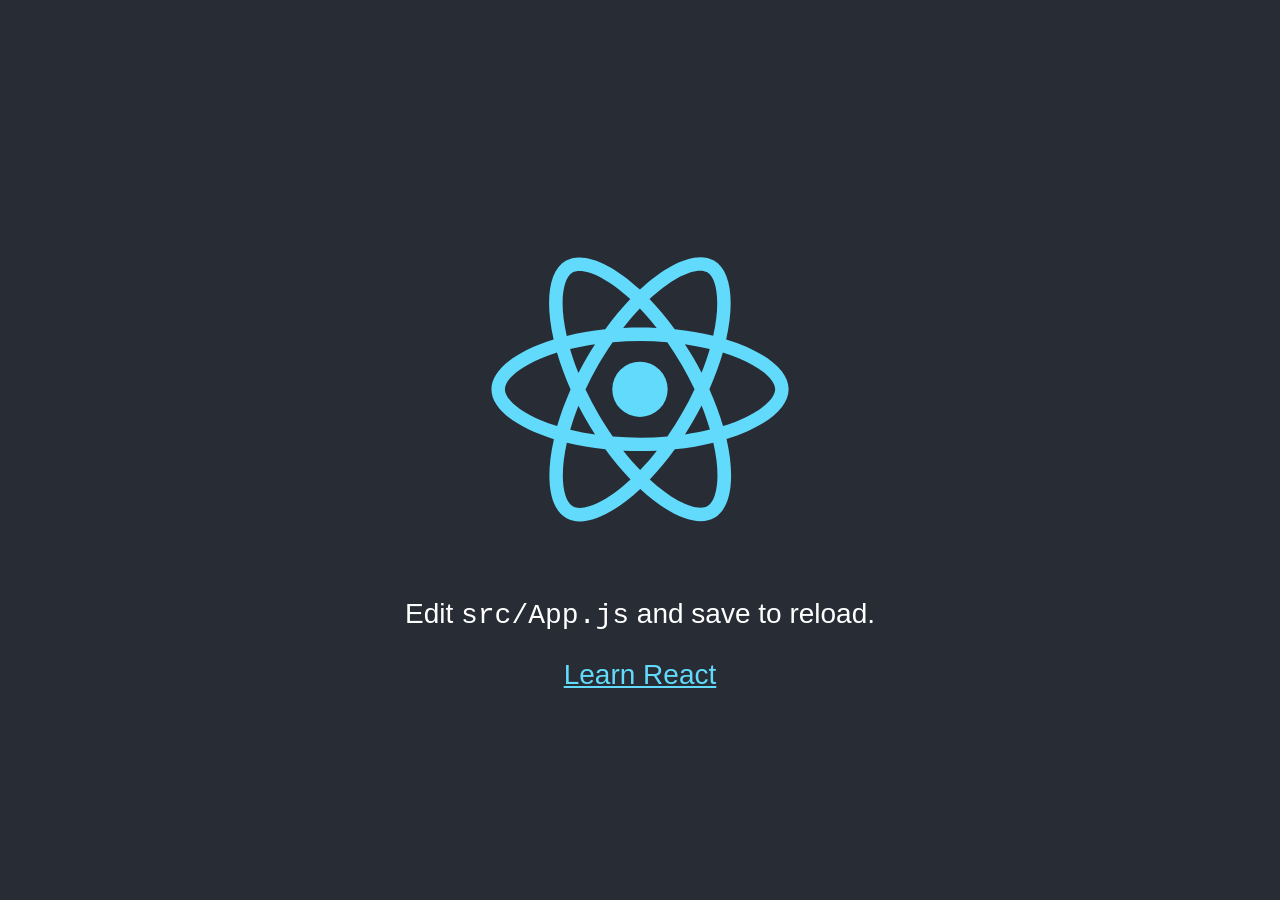
<file: index.html>
<!doctype html><html lang="en"><head><meta charset="utf-8"/><link rel="icon" href="/favicon.ico"/><meta name="viewport" content="width=device-width,initial-scale=1"/><meta name="theme-color" content="#000000"/><meta name="description" content="Web site created using create-react-app"/><link rel="apple-touch-icon" href="/logo192.png"/><link rel="manifest" href="/manifest.json"/><title>React App</title><script defer="defer" src="/static/js/main.d0afa919.js"></script><link href="/static/css/main.f855e6bc.css" rel="stylesheet"></head><body><noscript>You need to enable JavaScript to run this app.</noscript><div id="root"></div></body></html>
</file>
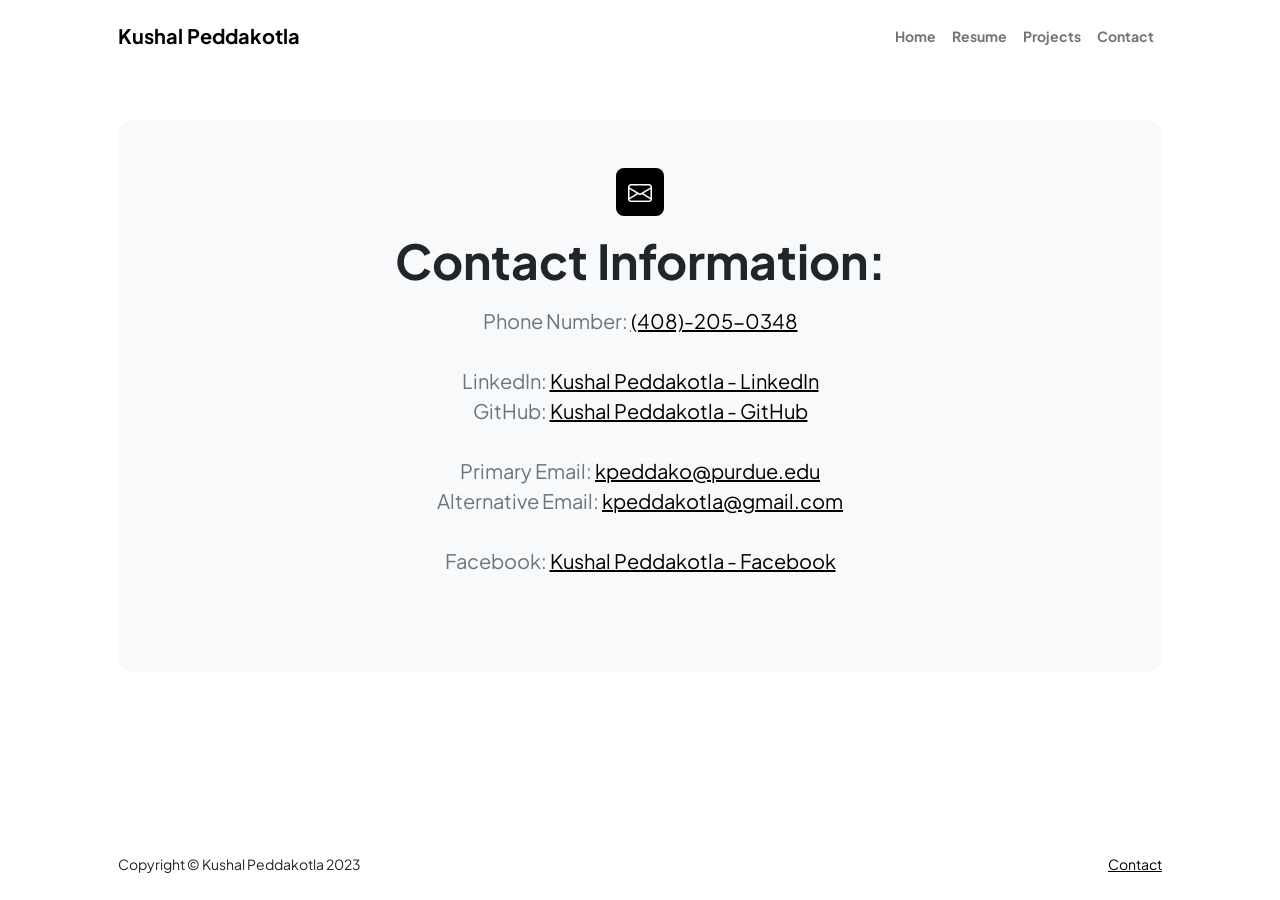
<file: contact.html>
<!DOCTYPE html>
<html lang="en">
    <head>
        <meta charset="utf-8" />
        <meta name="viewport" content="width=device-width, initial-scale=1, shrink-to-fit=no" />
        <meta name="description" content />
        <meta name="author" content />
        <title>Kushal Peddakotla - CONTACT ME</title>
        <!-- Favicon-->
        <link rel="icon" type="image/x-icon" href="/assets/KPIcon.PNG" />
        <!-- Custom Google font-->
        <link rel="preconnect" href="https://fonts.googleapis.com" />
        <link rel="preconnect" href="https://fonts.gstatic.com" crossorigin />
        <link href="https://fonts.googleapis.com/css2?family=Plus+Jakarta+Sans:wght@100;200;300;400;500;600;700;800;900&amp;display=swap" rel="stylesheet" />
        <!-- Bootstrap icons-->
        <link href="https://cdn.jsdelivr.net/npm/bootstrap-icons@1.8.1/font/bootstrap-icons.css" rel="stylesheet" />
        <!-- Core theme CSS (includes Bootstrap)-->
        <link href="css/styles.css" rel="stylesheet" />
    </head>
    <body class="d-flex flex-column">
        <main class="flex-shrink-0">
            <!-- Navigation-->
            <nav class="navbar navbar-expand-lg navbar-light bg-white py-3">
                <div class="container px-5">
                    <a class="navbar-brand" href="index.html"><span class="fw-bolder text-black">Kushal Peddakotla</span></a>
                    <button class="navbar-toggler" type="button" data-bs-toggle="collapse" data-bs-target="#navbarSupportedContent" aria-controls="navbarSupportedContent" aria-expanded="false" aria-label="Toggle navigation"><span class="navbar-toggler-icon"></span></button>
                    <div class="collapse navbar-collapse" id="navbarSupportedContent">
                        <ul class="navbar-nav ms-auto mb-2 mb-lg-0 small fw-bolder">
                            <li class="nav-item"><a class="nav-link" href="index.html">Home</a></li>
                            <li class="nav-item"><a class="nav-link" href="resume.html">Resume</a></li>
                            <li class="nav-item"><a class="nav-link" href="projects.html">Projects</a></li>
                            <li class="nav-item"><a class="nav-link" href="contact.html">Contact</a></li>
                        </ul>
                    </div>
                </div>
            </nav>
            <!-- Page content-->
            <section class="py-5">
                <div class="container px-5">
                    <!-- Contact form-->
                    <div class="bg-light rounded-4 py-5 px-4 px-md-5">
                        <div class="text-center mb-5">
                            <div class="feature bg-primary bg-black text-white rounded-3 mb-3"><i class="bi bi-envelope"></i></div>
                            <p class="display-5 fw-bolder">Contact Information: <br> </p> </p>
                            <p class="lead fw-normal text-muted mb-0">Phone Number: <a href="tel:4082050348">(408)-205-0348</a><br><br> </p>
                            <p class="lead fw-normal text-muted mb-0">LinkedIn: <a href="https://www.linkedin.com/in/kushal-peddakotla/">Kushal Peddakotla - LinkedIn</a> </p>
                            <p class="lead fw-normal text-muted mb-0">GitHub: <a href="https://github.com/kpeddakotla/">Kushal Peddakotla - GitHub</a><br><br> </p>
                            <p class="lead fw-normal text-muted mb-0">Primary Email: <a href="kpeddako@purdue.edu">kpeddako@purdue.edu</a><br></p>
                            <p class="lead fw-normal text-muted mb-0">Alternative Email: <a href="kpeddakotla@gmail.com">kpeddakotla@gmail.com</a><br><br></p>
                            <p class="lead fw-normal text-muted mb-0">Facebook: <a href="https://www.facebook.com/profile.php?id=100010551257841">Kushal Peddakotla - Facebook</a> </p>
                        </div>
                    </div>
                </div>
            </section>
        </main>
        <!-- Footer-->
        <footer class="bg-white py-4 mt-auto">
            <div class="container px-5">
                <div class="row align-items-center justify-content-between flex-column flex-sm-row">
                    <div class="col-auto"><div class="small m-0">Copyright &copy; Kushal Peddakotla 2023</div></div>
                    <div class="col-auto">
                        <a class="small" href="contact.html">Contact</a>
                    </div>
                </div>
            </div>
        </footer>
        <!-- Bootstrap core JS-->
        <script src="https://cdn.jsdelivr.net/npm/bootstrap@5.2.3/dist/js/bootstrap.bundle.min.js"></script>
        <!-- Core theme JS-->
        <script src="js/scripts.js"></script>
        <!-- * * * * * * * * * * * * * * * * * * * * * * * * * * * * * * * * * * * * * * * *-->
        <!-- * *                               SB Forms JS                               * *-->
        <!-- * * Activate your form at https://startbootstrap.com/solution/contact-forms * *-->
        <!-- * * * * * * * * * * * * * * * * * * * * * * * * * * * * * * * * * * * * * * * *-->
        <script src="https://cdn.startbootstrap.com/sb-forms-latest.js"></script>
    </body>
</html>
</file>
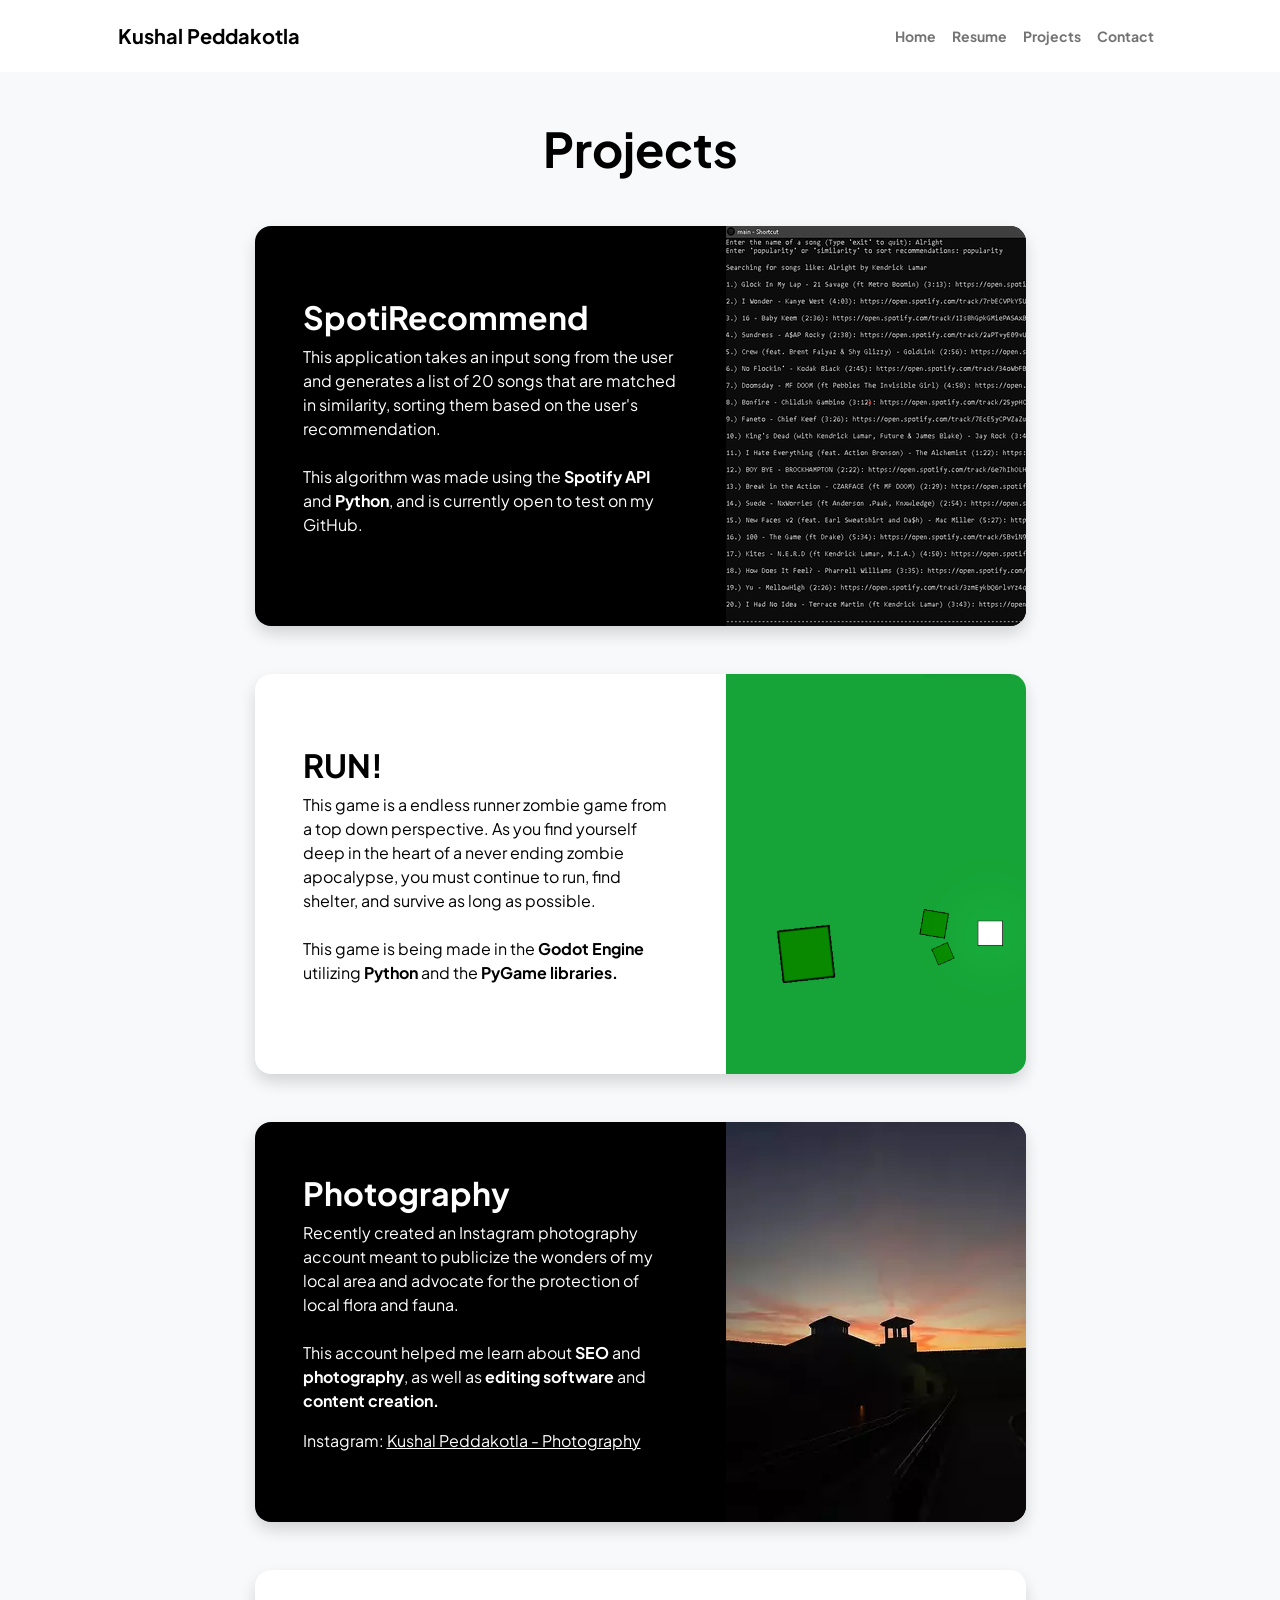
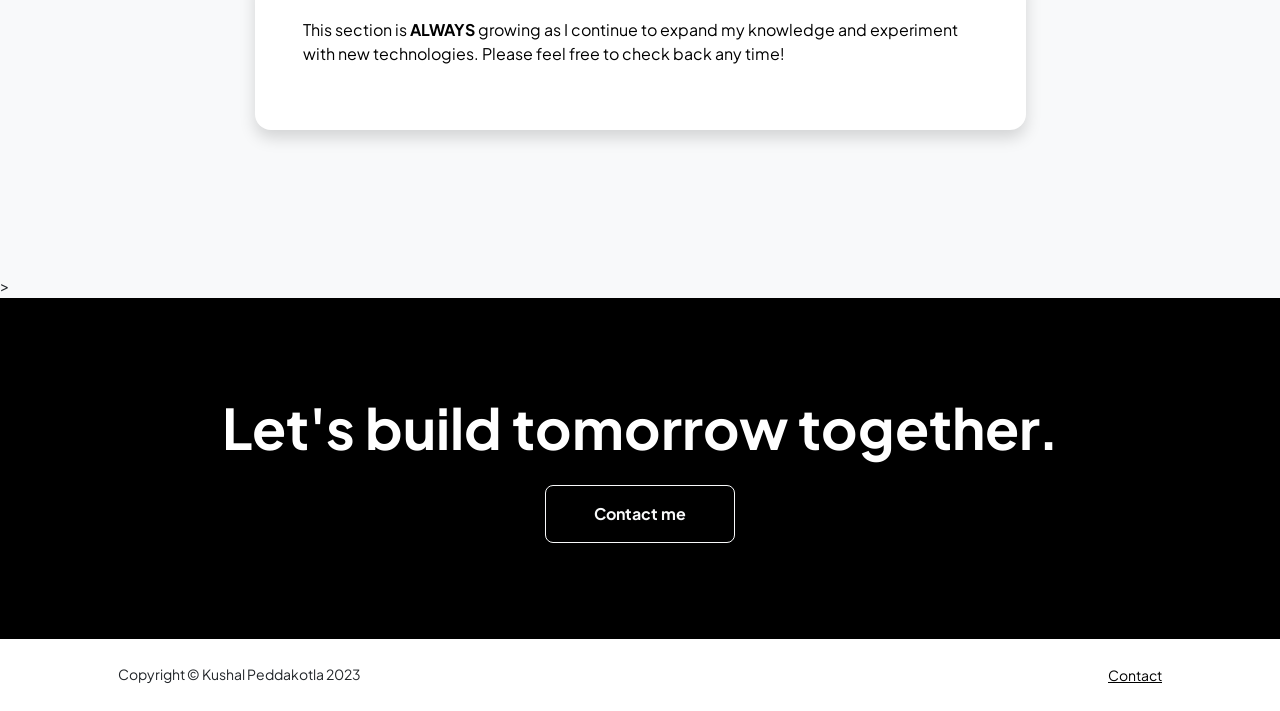
<file: projects.html>
<!DOCTYPE html>
<html lang="en">
    <head>
        <meta charset="utf-8" />
        <meta name="viewport" content="width=device-width, initial-scale=1, shrink-to-fit=no" />
        <meta name="description" content="" />
        <meta name="author" content="" />
        <title>Kushal Peddakotla - PROJECTS</title>
        <!-- Favicon-->
        <link rel="icon" type="image/x-icon" href="/assets/KPIcon.PNG" />
        <!-- Custom Google font-->
        <link rel="preconnect" href="https://fonts.googleapis.com" />
        <link rel="preconnect" href="https://fonts.gstatic.com" crossorigin />
        <link href="https://fonts.googleapis.com/css2?family=Plus+Jakarta+Sans:wght@100;200;300;400;500;600;700;800;900&amp;display=swap" rel="stylesheet" />
        <!-- Bootstrap icons-->
        <link href="https://cdn.jsdelivr.net/npm/bootstrap-icons@1.8.1/font/bootstrap-icons.css" rel="stylesheet" />
        <!-- Core theme CSS (includes Bootstrap)-->
        <link href="css/styles.css" rel="stylesheet" />
    </head>
    <body class="d-flex flex-column h-100 bg-light">
        <main class="flex-shrink-0">
            <!-- Navigation-->
            <nav class="navbar navbar-expand-lg navbar-light bg-white py-3">
                <div class="container px-5">
                    <a class="navbar-brand" href="index.html"><span class="fw-bolder text-black">Kushal Peddakotla</span></a>
                    <button class="navbar-toggler" type="button" data-bs-toggle="collapse" data-bs-target="#navbarSupportedContent" aria-controls="navbarSupportedContent" aria-expanded="false" aria-label="Toggle navigation"><span class="navbar-toggler-icon"></span></button>
                    <div class="collapse navbar-collapse" id="navbarSupportedContent">
                        <ul class="navbar-nav ms-auto mb-2 mb-lg-0 small fw-bolder">
                            <li class="nav-item"><a class="nav-link" href="index.html">Home</a></li>
                            <li class="nav-item"><a class="nav-link" href="resume.html">Resume</a></li>
                            <li class="nav-item"><a class="nav-link" href="projects.html">Projects</a></li>
                            <li class="nav-item"><a class="nav-link" href="contact.html">Contact</a></li>
                        </ul>
                    </div>
                </div>
            </nav>
            <!-- Projects Section-->
            <section class="py-5">
                <div class="container px-5 mb-5">
                    <div class="text-center mb-5">
                        <h1 class="display-5 fw-bolder mb-0"><span class="text-black d-inline ">Projects</span></h1>
                    </div>
                    <div class="row gx-5 justify-content-center">
                        <div class="col-lg-11 col-xl-9 col-xxl-8">
                            <!-- Project Card 1-->
                            <div class="bg-black card overflow-hidden shadow rounded-4 border-0 mb-5">
                                <div class="card-body p-0">
                                    <div class="d-flex align-items-center">
                                        <div class="p-5">
                                            <h2 class="text-white fw-bolder">SpotiRecommend</h2>
                                            <p class="text-white">This application takes an input song from the user and generates a list of 20 songs that are matched in similarity, sorting them based on the user's recommendation. <br><br> This algorithm was made using the <b>Spotify API</b>​ and <b>Python</b>, and is currently open to test on my GitHub.</p>
                                        </div>
                                        <img class="img-fluid" src="/assets/Screenshot_2022-12-30_150137_300x400.webp" alt="..." />
                                    </div>
                                </div>
                            </div>
                            <!-- Project Card 2-->
                            <div class="bg-white card overflow-hidden shadow rounded-4 border-0 mb-5">
                                <div class="card-body p-0">
                                    <div class="d-flex align-items-center">
                                        <div class="p-5">
                                            <h2 class="text-black fw-bolder">RUN!</h2>
                                            <p class="text-black">​This game is a endless runner zombie game from a top down perspective. As you find yourself deep in the heart of a never ending zombie apocalypse, you must continue to run, find shelter, and survive as long as possible. <br><br> This game is being made in the <b>Godot Engine</b> utilizing <b>Python</b> and the <b>PyGame libraries.</b></p>
                                        </div>
                                        <img class="img-fluid" src="/assets/image-300x400.jpg" alt="..." />
                                    </div>
                                </div>
                            </div>
                            <!-- Project Card 3-->
                            <div class="bg-black card overflow-hidden shadow rounded-4 border-0 mb-5">
                                <div class="card-body p-0">
                                    <div class="d-flex align-items-center">
                                        <div class="p-5">
                                            <h2 class="text-white fw-bolder">Photography</h2>
                                            <p class="text-white">Recently created an Instagram photography account meant to publicize the wonders of my local area and advocate for the protection of local flora and fauna. <br><br> This account helped me learn about <b>SEO</b> and <b>photography</b>, as well as <b>editing software</b> and <b>content creation.</b></p>
                                            <p class="text-white">Instagram:  <a text-white class="text-white" href="https://www.instagram.com/justkush_photo/">Kushal Peddakotla - Photography</a></p>
                                        </div>
                                        <img class="img-fluid" src="/assets/IMG_8576_300x400.webp" alt="..." />
                                    </div>
                                </div>
                            </div>
                            <div class="bg-white card overflow-hidden shadow rounded-4 border-0 mb-5">
                                <div class="card-body p-0">
                                    <div class="d-flex align-items-center">
                                        <div class="p-5">
                                            <p class="text-black">This section is <b>ALWAYS</b> growing as I continue to expand my knowledge and experiment with new technologies. Please feel free to check back any time!</p>
                                        </div>
                                    </div>
                                </div>
                            </div>
                        </div>
                    </div>
                </div>
            </section>
            >
            </div>
            <!-- Call to action section-->
            <section class="py-5 bg-black text-white">
                <div class="container px-5 my-5">
                    <div class="text-center">
                        <h2 class="display-4 fw-bolder mb-4">Let's build tomorrow together.</h2>
                        <a class="btn btn-outline-light btn-lg px-5 py-3 fs-6 fw-bolder" href="contact.html">Contact me</a>
                    </div>
                </div>
            </section>
        </main>
        <!-- Footer-->
        <footer class="bg-white py-4 mt-auto">
            <div class="container px-5">
                <div class="row align-items-center justify-content-between flex-column flex-sm-row">
                    <div class="col-auto"><div class="small m-0">Copyright &copy; Kushal Peddakotla 2023</div></div>
                    <div class="col-auto">
                        <a class="small" href="contact.html">Contact</a>
                    </div>
                </div>
            </div>
        </footer>
        <!-- Bootstrap core JS-->
        <script src="https://cdn.jsdelivr.net/npm/bootstrap@5.2.3/dist/js/bootstrap.bundle.min.js"></script>
        <!-- Core theme JS-->
        <script src="js/scripts.js"></script>
    </body>
</html>
</file>
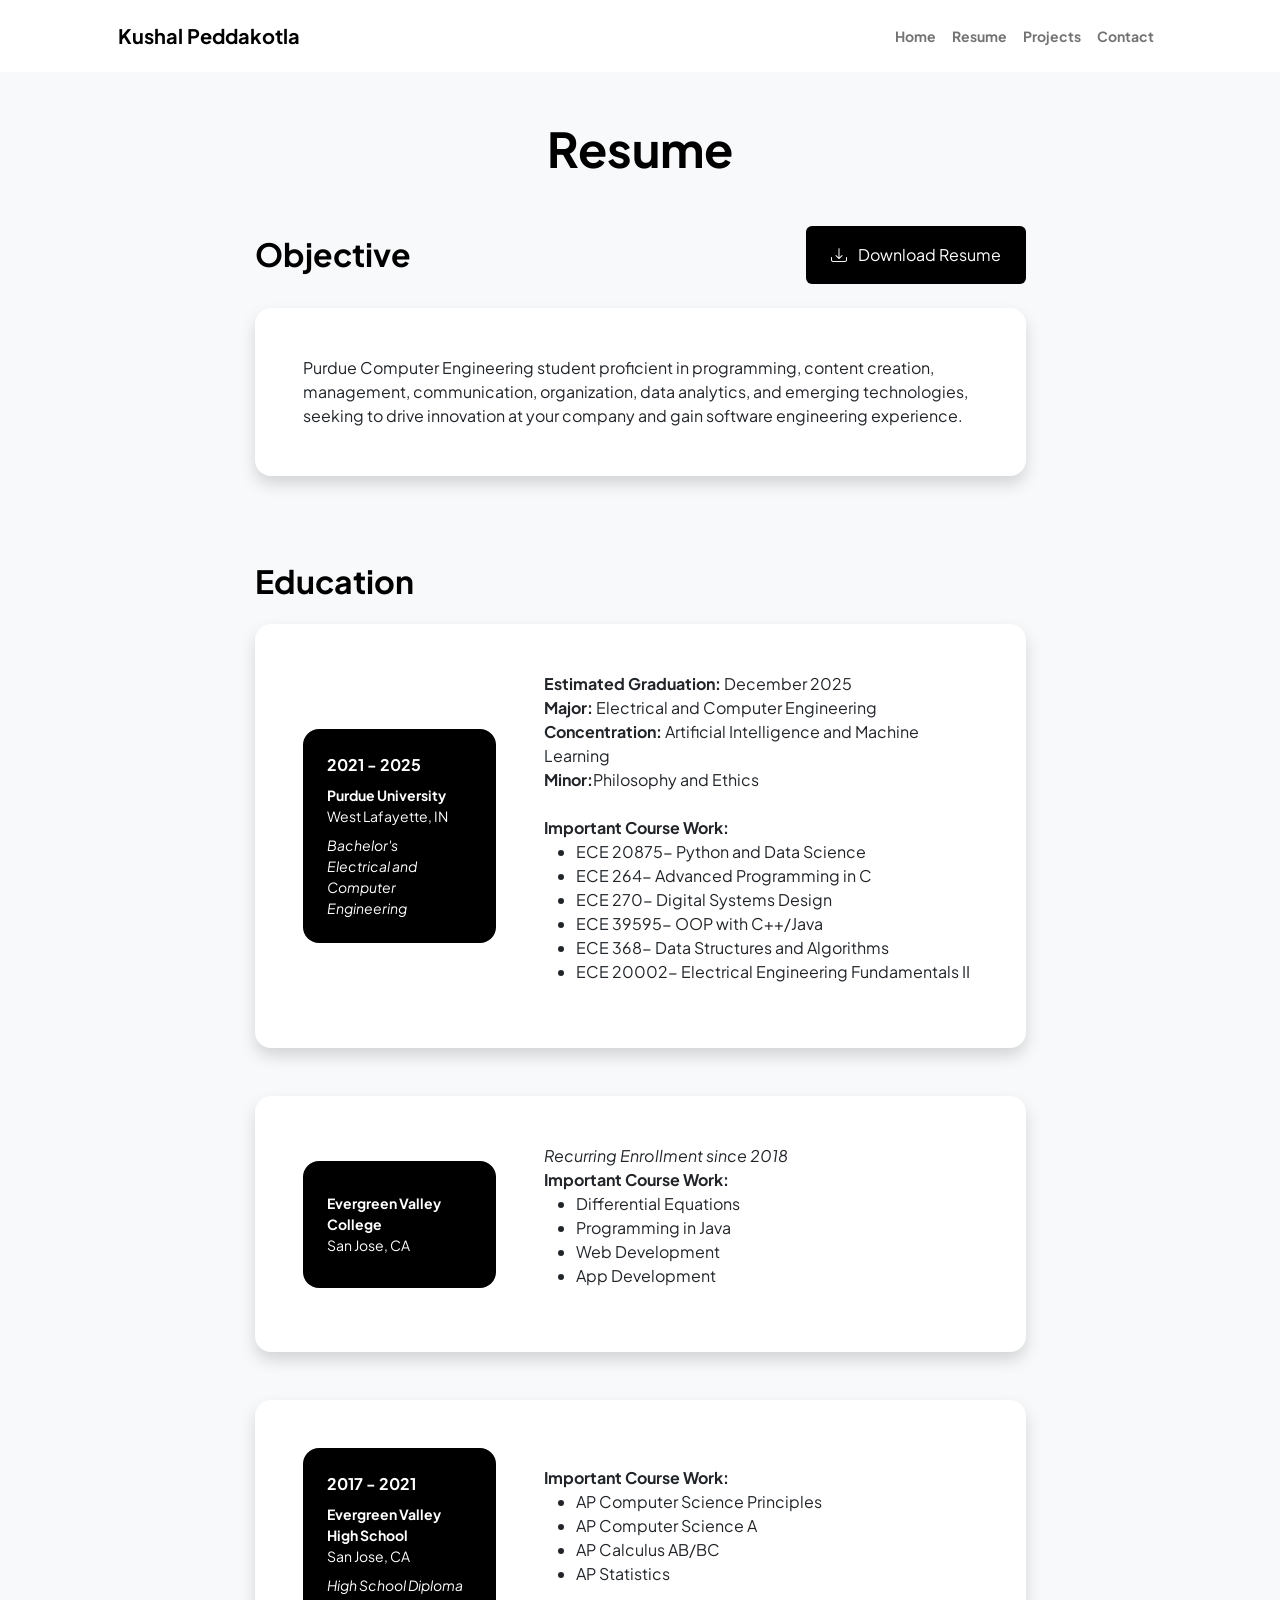
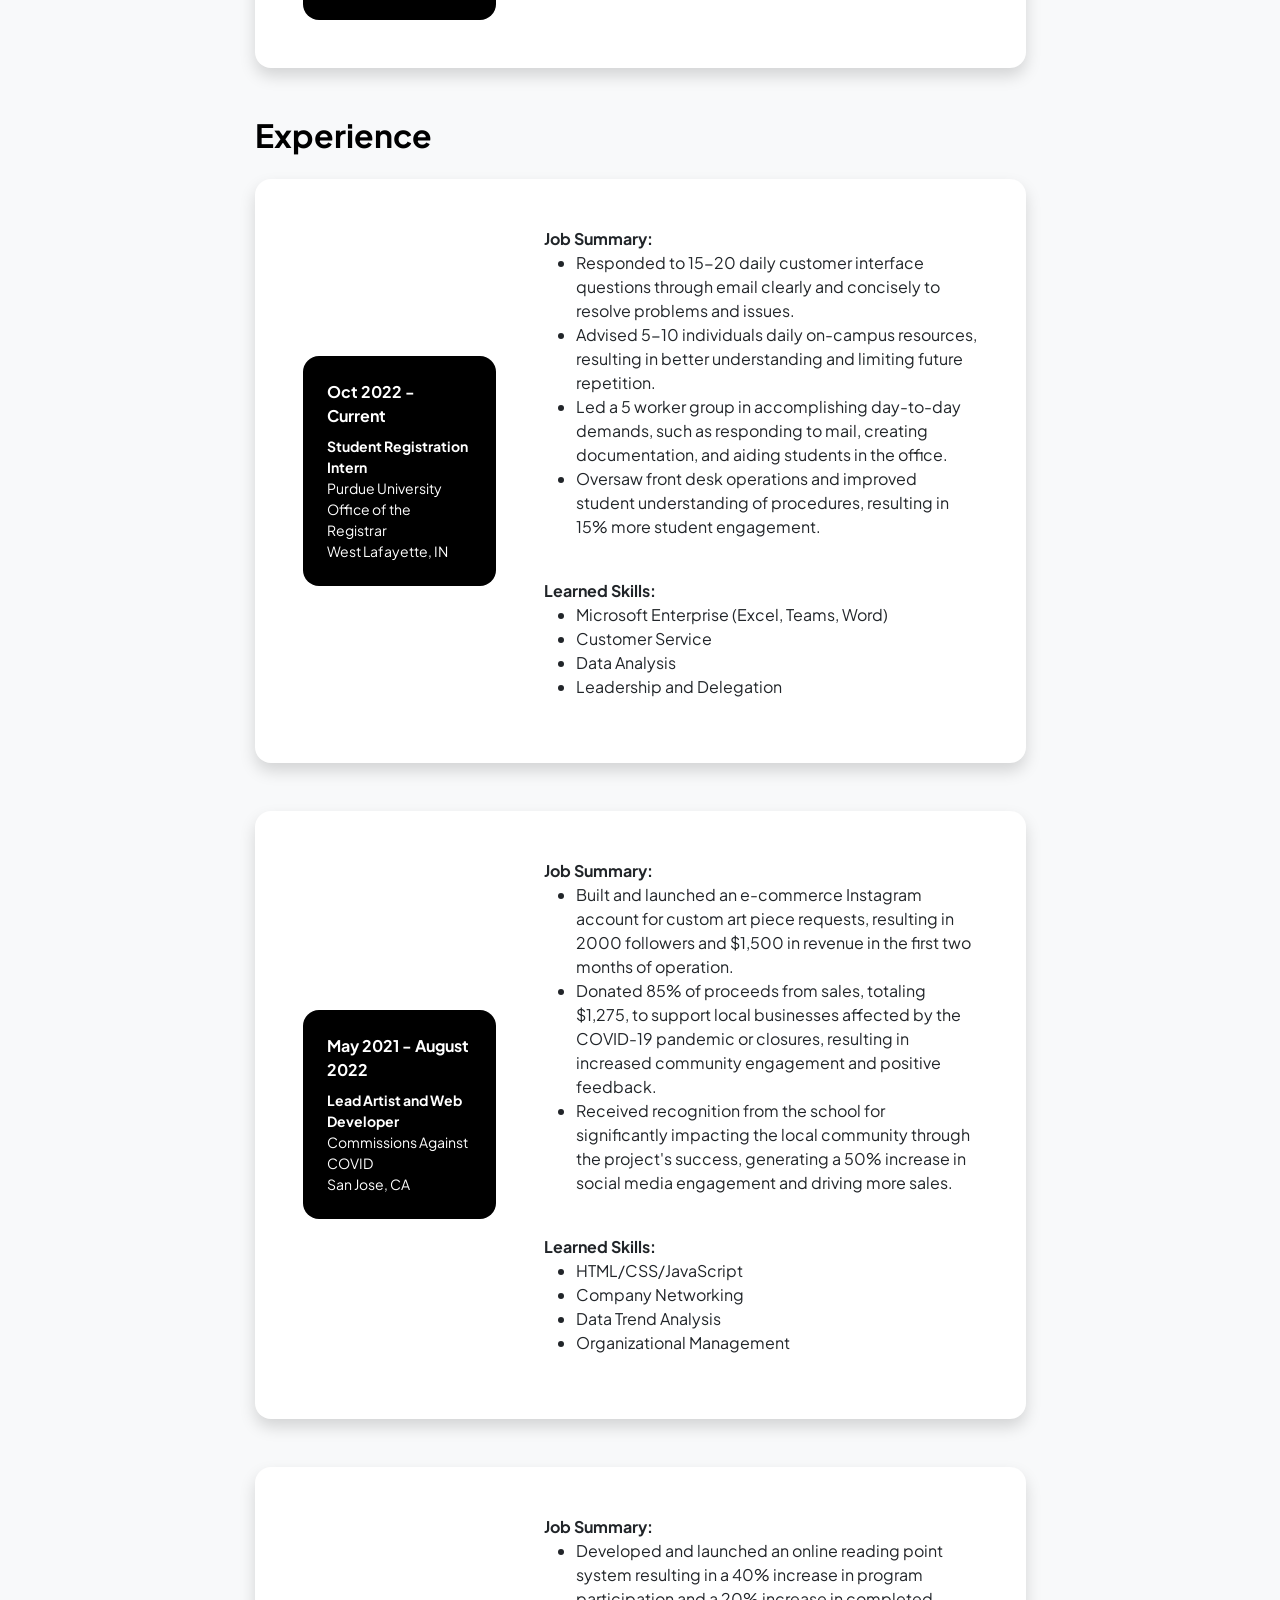
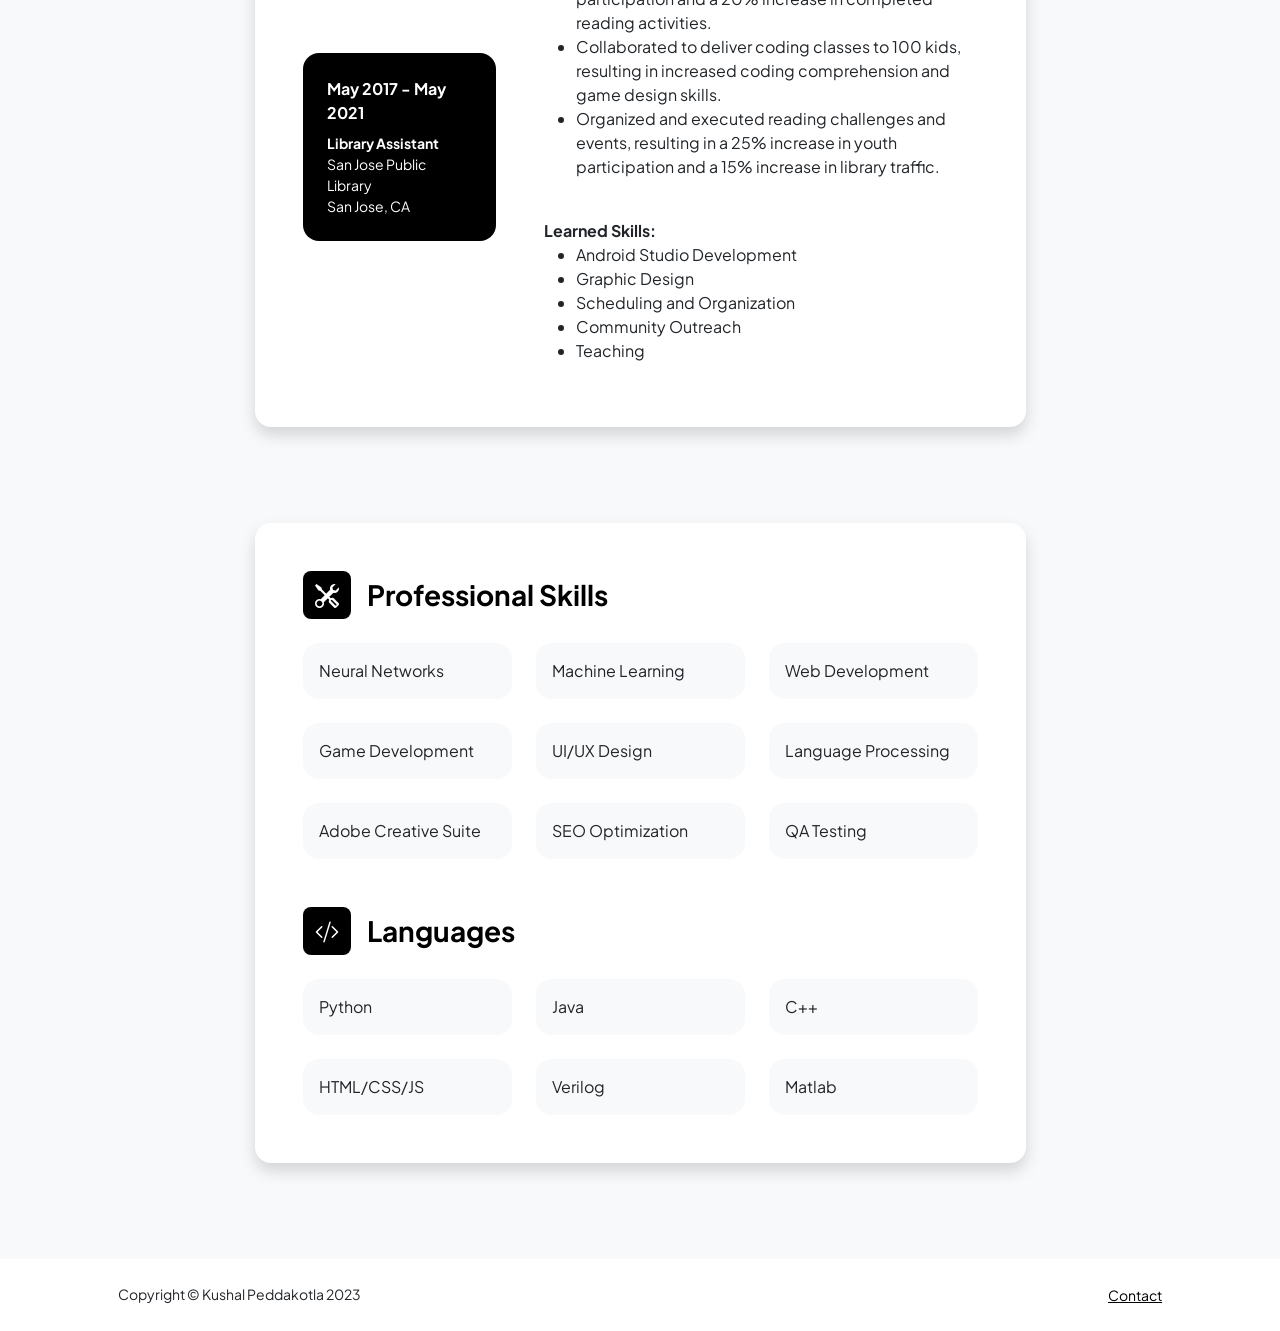
<file: resume.html>
<!DOCTYPE html>
<html lang="en">
    <head>
        <meta charset="utf-8" />
        <meta name="viewport" content="width=device-width, initial-scale=1, shrink-to-fit=no" />
        <meta name="description" content="" />
        <meta name="author" content="" />
        <title>Kushal Peddakotla - RESUME</title>
        <!-- Favicon-->
        <link rel="icon" type="image/x-icon" href="/assets/KPIcon.PNG" />
        <!-- Custom Google font-->
        <link rel="preconnect" href="https://fonts.googleapis.com" />
        <link rel="preconnect" href="https://fonts.gstatic.com" crossorigin />
        <link href="https://fonts.googleapis.com/css2?family=Plus+Jakarta+Sans:wght@100;200;300;400;500;600;700;800;900&amp;display=swap" rel="stylesheet" />
        <!-- Bootstrap icons-->
        <link href="https://cdn.jsdelivr.net/npm/bootstrap-icons@1.8.1/font/bootstrap-icons.css" rel="stylesheet" />
        <!-- Core theme CSS (includes Bootstrap)-->
        <link href="css/styles.css" rel="stylesheet" />
    </head>
    <body class="d-flex flex-column h-100 bg-light">
        <main class="flex-shrink-0">
            <!-- Navigation-->
            <nav class="navbar navbar-expand-lg navbar-light bg-white py-3">
                <div class="container px-5">
                    <a class="navbar-brand" href="index.html"><span class="fw-bolder text-black">Kushal Peddakotla</span></a>
                    <button class="navbar-toggler" type="button" data-bs-toggle="collapse" data-bs-target="#navbarSupportedContent" aria-controls="navbarSupportedContent" aria-expanded="false" aria-label="Toggle navigation"><span class="navbar-toggler-icon"></span></button>
                    <div class="collapse navbar-collapse" id="navbarSupportedContent">
                        <ul class="navbar-nav ms-auto mb-2 mb-lg-0 small fw-bolder">
                            <li class="nav-item"><a class="nav-link" href="index.html">Home</a></li>
                            <li class="nav-item"><a class="nav-link" href="resume.html">Resume</a></li>
                            <li class="nav-item"><a class="nav-link" href="projects.html">Projects</a></li>
                            <li class="nav-item"><a class="nav-link" href="contact.html">Contact</a></li>
                        </ul>
                    </div>
                </div>
            </nav>
            <!-- Page Content-->
            <div class="container px-5 my-5">
                <div class="text-center mb-5">
                    <h1 class="display-5 fw-bolder mb-0"><span class="text-black d-inline">Resume</span></h1>
                </div>
                <div class="row gx-5 justify-content-center">
                    <div class="col-lg-11 col-xl-9 col-xxl-8">
                        
                        <!-- Objective Section-->
                        <section>
                            <div class="d-flex align-items-center justify-content-between mb-4">
                                <h2 class="text-black fw-bolder mb-0">Objective</h2>
                                <!-- Download resume button-->
                                <!-- Note: Set the link href target to a PDF file within your project-->
                                <a class="btn text-white bg-black px-4 py-3" href="/assets/KushalPeddakotlaResume.pdf" download>
                                    <div class="d-inline-block bi bi-download me-2"></div>
                                    Download Resume
                                </a>
                            </div>
                            
                            <!-- Objective Card 1-->
                            <div class="card shadow border-0 rounded-4 mb-5">
                                <div class="card-body p-5">
                                        <div class="col-lg-15"><div>Purdue Computer Engineering student proficient in programming, content creation, management, communication, organization, data analytics, and emerging technologies, seeking to drive innovation at your company and gain software engineering experience.</div></div>
                                </div>
                            </div>
                        <!-- Experience Section-->
                        <section>
                            
                        <!-- Education Section-->
                        <section>
                            <h2 class="text-black fw-bolder mb-4"><br>Education</h2>
                            <!-- Education Card 1-->
                            <div class="card shadow border-0 rounded-4 mb-5">
                                <div class="card-body p-5">
                                    <div class="row align-items-center gx-5">
                                        <div class="col text-center text-lg-start mb-4 mb-lg-0">
                                            <div class="bg-black p-4 rounded-4">
                                                <div class="text-white fw-bolder mb-2">2021 - 2025</div>
                                                <div class="mb-2">
                                                    <div class="small text-white fw-bolder">Purdue University</div>
                                                    <div class="small text-white">West Lafayette, IN</div>
                                                </div>
                                                <div class="fst-italic">
                                                    <div class="small text-white">Bachelor's</div>
                                                    <div class="small text-white">Electrical and Computer Engineering</div>
                                                </div>
                                            </div>
                                        </div>
                                        <div class="col-lg-8"><div><b>Estimated Graduation:</b> December 2025 <br> <b>Major:</b> Electrical and Computer Engineering <br> <b>Concentration:</b> Artificial Intelligence and Machine Learning <br> <b>Minor:</b>Philosophy and Ethics <br><br><b>Important Course Work:</b><UL><LI>ECE 20875- Python and Data Science</LI><LI>ECE 264- Advanced Programming in C</LI><LI>ECE 270- Digital Systems Design</LI><LI>ECE 39595- OOP with C++/Java</LI><LI>ECE 368- Data Structures and Algorithms</LI><LI>ECE 20002- Electrical Engineering Fundamentals II</LI></UL></div></div>
                                    </div>
                                </div>
                            </div>
                            <!-- Education Card 2-->
                            <div class="card shadow border-0 rounded-4 mb-5">
                                <div class="card-body p-5">
                                    <div class="row align-items-center gx-5">
                                        <div class="col text-center text-lg-start mb-4 mb-lg-0">
                                            <div class="bg-black p-4 rounded-4">
                                                <div class="text-white fw-bolder mb-2"></div>
                                                <div class="mb-2">
                                                    <div class="small text-white fw-bolder">Evergreen Valley College</div>
                                                    <div class="small text-white">San Jose, CA</div>
                                                </div>
                                                <div class="fst-italic">
                                                </div>
                                            </div>
                                        </div>
                                        <div class="col-lg-8"><div><i>Recurring Enrollment since 2018</i><br><b>Important Course Work:</b><UL><LI>Differential Equations</LI><LI>Programming in Java</LI><LI>Web Development</LI><LI>App Development</LI></UL></div></div>
                                    </div>
                                </div>
                            </div>
                            <!-- Education Card 3-->
                            <div class="card shadow border-0 rounded-4 mb-5">
                                <div class="card-body p-5">
                                    <div class="row align-items-center gx-5">
                                        <div class="col text-center text-lg-start mb-4 mb-lg-0">
                                            <div class="bg-black p-4 rounded-4">
                                                <div class="text-white fw-bolder mb-2">2017 - 2021</div>
                                                <div class="mb-2">
                                                    <div class="small text-white fw-bolder">Evergreen Valley High School</div>
                                                    <div class="small text-white">San Jose, CA</div>
                                                </div>
                                                <div class="fst-italic">
                                                    <div class="small text-white">High School Diploma</div>
                                                </div>
                                            </div>
                                        </div>
                                        <div class="col-lg-8"><div><b>Important Course Work:</b><UL><LI>AP Computer Science Principles</LI><LI>AP Computer Science A</LI><LI>AP Calculus AB/BC</LI><LI>AP Statistics</LI></UL></div></div>
                                    </div>
                                </div>
                            </div>
                        </section>
                            <div class="d-flex align-items-center justify-content-between mb-4">
                                <h2 class="text-black fw-bolder mb-0">Experience</h2>
                            </div>
                            <!-- Experience Card 1-->
                            <div class="card shadow border-0 rounded-4 mb-5">
                                <div class="card-body p-5">
                                    <div class="row align-items-center gx-5">
                                        <div class="col text-center text-lg-start mb-4 mb-lg-0">
                                            <div class="bg-black p-4 rounded-4">
                                                <div class="text-white fw-bolder mb-2">Oct 2022 - Current</div>
                                                <div class="small text-white fw-bolder">Student Registration Intern</div>
                                                <div class="small text-white">Purdue University Office of the Registrar</div>
                                                <div class="small text-white">West Lafayette, IN</div>
                                            </div>
                                        </div>
                                        <div class="col-lg-8"><div><b>Job Summary:</b><UL><LI>Responded to 15-20 daily customer interface questions through email clearly and concisely to resolve problems and issues.</LI><LI>Advised 5-10 individuals daily on-campus resources, resulting in better understanding and limiting future repetition.</LI><LI>Led a 5 worker group in accomplishing day-to-day demands, such as responding to mail, creating documentation, and aiding students in the office. </LI><LI>Oversaw front desk operations and improved student understanding of procedures, resulting in 15% more student engagement.  
                                        </LI></UL>
                                        <br>
                                        <b>Learned Skills:</b><UL><LI>Microsoft Enterprise (Excel, Teams, Word)</LI><LI>Customer Service</LI><LI>Data Analysis</LI><LI>Leadership and Delegation</LI></UL>
                                        </div></div>
                                    </div>
                                </div>
                            </div>
                            <!-- Experience Card 2-->
                            <div class="card shadow border-0 rounded-4 mb-5">
                                <div class="card-body p-5">
                                    <div class="row align-items-center gx-5">
                                        <div class="col text-center text-lg-start mb-4 mb-lg-0">
                                            <div class="bg-black p-4 rounded-4">
                                                <div class="text-white fw-bolder mb-2">May 2021 - August 2022</div>
                                                <div class="small text-white fw-bolder">Lead Artist and Web Developer</div>
                                                <div class="small text-white">Commissions Against COVID</div>
                                                <div class="small text-white">San Jose, CA</div>
                                            </div>
                                        </div>
                                        <div class="col-lg-8"><div><b>Job Summary:</b><UL><LI>Built and launched an e-commerce Instagram account for custom art piece requests, resulting in 2000 followers and $1,500 in revenue in the first two months of operation.</LI>
                                            <LI>Donated 85% of proceeds from sales, totaling $1,275, to support local businesses affected by the COVID-19 pandemic or closures, resulting in increased community engagement and positive feedback.</LI>
                                            <LI>Received recognition from the school for significantly impacting the local community through the project's success, generating a 50% increase in social media engagement and driving more sales.</LI>
                                        </UL>
                                        <br>
                                        <b>Learned Skills:</b><UL><LI>HTML/CSS/JavaScript</LI><LI>Company Networking</LI><LI>Data Trend Analysis</LI><LI>Organizational Management</LI></UL>
                                    </div></div></div>
                                </div>
                            </div>
                            <!-- Experience Card 3-->
                            <div class="card shadow border-0 rounded-4 mb-5">
                                <div class="card-body p-5">
                                    <div class="row align-items-center gx-5">
                                        <div class="col text-center text-lg-start mb-4 mb-lg-0">
                                            <div class="bg-black p-4 rounded-4">
                                                <div class="text-white fw-bolder mb-2">May 2017 - May 2021</div>
                                                <div class="small text-white fw-bolder">Library Assistant</div>
                                                <div class="small text-white">San Jose Public Library</div>
                                                <div class="small text-white">San Jose, CA</div>
                                            </div>
                                        </div>
                                        <div class="col-lg-8"><div><b>Job Summary:</b><UL><LI>Developed and launched an online reading point system resulting in a 40% increase in program participation and a 20% increase in completed reading activities.</LI>
                                            <LI>Collaborated to deliver coding classes to 100 kids, resulting in increased coding comprehension and game design skills.</LI>
                                            <LI>Organized and executed reading challenges and events, resulting in a 25% increase in youth participation and a 15% increase in library traffic.</LI>
                                        </UL>
                                        <br>
                                        <b>Learned Skills:</b><UL><LI>Android Studio Development</LI><LI>Graphic Design</LI><LI>Scheduling and Organization</LI><LI>Community Outreach</LI><LI>Teaching</LI></UL>
                                        </div>
                                    </div>
                                </div>
                            </div>
                        </section>
                        <!-- Divider-->
                        <div class="pb-5"></div>
                        <!-- Skills Section-->
                        <section>
                            <!-- Skillset Card-->
                            <div class="card shadow border-0 rounded-4 mb-5">
                                <div class="card-body p-5">
                                    <!-- Professional skills list-->
                                    <div class="mb-5">
                                        <div class="d-flex align-items-center mb-4">
                                            <div class="feature bg-black text-white rounded-3 me-3"><i class="bi bi-tools"></i></div>
                                            <h3 class="fw-bolder mb-0"><span class="text-black d-inline">Professional Skills</span></h3>
                                        </div>
                                        <div class="row row-cols-1 row-cols-md-3 mb-4">
                                            <div class="col mb-4 mb-md-0"><div class="d-flex align-items-center bg-light rounded-4 p-3 h-100">Neural Networks</div></div>
                                            <div class="col mb-4 mb-md-0"><div class="d-flex align-items-center bg-light rounded-4 p-3 h-100">Machine Learning</div></div>
                                            <div class="col"><div class="d-flex align-items-center bg-light rounded-4 p-3 h-100">Web Development</div></div>
                                        </div>
                                        <div class="row row-cols-1 row-cols-md-3 mb-4">
                                            <div class="col mb-4 mb-md-0"><div class="d-flex align-items-center bg-light rounded-4 p-3 h-100">Game Development</div></div>
                                            <div class="col mb-4 mb-md-0"><div class="d-flex align-items-center bg-light rounded-4 p-3 h-100">UI/UX Design</div></div>
                                            <div class="col"><div class="d-flex align-items-center bg-light rounded-4 p-3 h-100">Language Processing</div></div>
                                        </div>
                                        <div class="row row-cols-1 row-cols-md-3">
                                            <div class="col mb-4 mb-md-0"><div class="d-flex align-items-center bg-light rounded-4 p-3 h-100">Adobe Creative Suite                                            </div></div>
                                            <div class="col mb-4 mb-md-0"><div class="d-flex align-items-center bg-light rounded-4 p-3 h-100">SEO Optimization</div></div>
                                            <div class="col"><div class="d-flex align-items-center bg-light rounded-4 p-3 h-100">QA Testing</div></div>
                                        </div>
                                    </div>
                                    <!-- Languages list-->
                                    <div class="mb-0">
                                        <div class="d-flex align-items-center mb-4">
                                            <div class="feature bg-black text-white text-white rounded-3 me-3"><i class="bi bi-code-slash"></i></div>
                                            <h3 class="fw-bolder mb-0"><span class="text-black d-inline">Languages</span></h3>
                                        </div>
                                        <div class="row row-cols-1 row-cols-md-3 mb-4">
                                            <div class="col mb-4 mb-md-0"><div class="d-flex align-items-center bg-light rounded-4 p-3 h-100">Python</div></div>
                                            <div class="col mb-4 mb-md-0"><div class="d-flex align-items-center bg-light rounded-4 p-3 h-100">Java</div></div>
                                            <div class="col"><div class="d-flex align-items-center bg-light rounded-4 p-3 h-100">C++</div></div>
                                        </div>
                                        <div class="row row-cols-1 row-cols-md-3">
                                            <div class="col mb-4 mb-md-0"><div class="d-flex align-items-center bg-light rounded-4 p-3 h-100">HTML/CSS/JS</div></div>
                                            <div class="col mb-4 mb-md-0"><div class="d-flex align-items-center bg-light rounded-4 p-3 h-100">Verilog</div></div>
                                            <div class="col"><div class="d-flex align-items-center bg-light rounded-4 p-3 h-100">Matlab</div></div>
                                        </div>
                                    </div>
                                </div>
                            </div>
                        </section>
                    </div>
                </div>
            </div>
        </main>
        <!-- Footer-->
        <footer class="bg-white py-4 mt-auto">
            <div class="container px-5">
                <div class="row align-items-center justify-content-between flex-column flex-sm-row">
                    <div class="col-auto"><div class="small m-0">Copyright &copy; Kushal Peddakotla 2023</div></div>
                    <div class="col-auto">
                        <a class="small" href="contact.html">Contact</a>
                    </div>
                </div>
            </div>
        </footer>
        <!-- Bootstrap core JS-->
        <script src="https://cdn.jsdelivr.net/npm/bootstrap@5.2.3/dist/js/bootstrap.bundle.min.js"></script>
        <!-- Core theme JS-->
        <script src="js/scripts.js"></script>
    </body>
</html>
</file>
<file: static/css/main.f855e6bc.css>
body{-webkit-font-smoothing:antialiased;-moz-osx-font-smoothing:grayscale;font-family:-apple-system,BlinkMacSystemFont,Segoe UI,Roboto,Oxygen,Ubuntu,Cantarell,Fira Sans,Droid Sans,Helvetica Neue,sans-serif;margin:0}code{font-family:source-code-pro,Menlo,Monaco,Consolas,Courier New,monospace}.App{text-align:center}.App-logo{height:40vmin;pointer-events:none}@media (prefers-reduced-motion:no-preference){.App-logo{animation:App-logo-spin 20s linear infinite}}.App-header{align-items:center;background-color:#282c34;color:#fff;display:flex;flex-direction:column;font-size:calc(10px + 2vmin);justify-content:center;min-height:100vh}.App-link{color:#61dafb}@keyframes App-logo-spin{0%{transform:rotate(0deg)}to{transform:rotate(1turn)}}
/*# sourceMappingURL=main.f855e6bc.css.map*/
</file>
